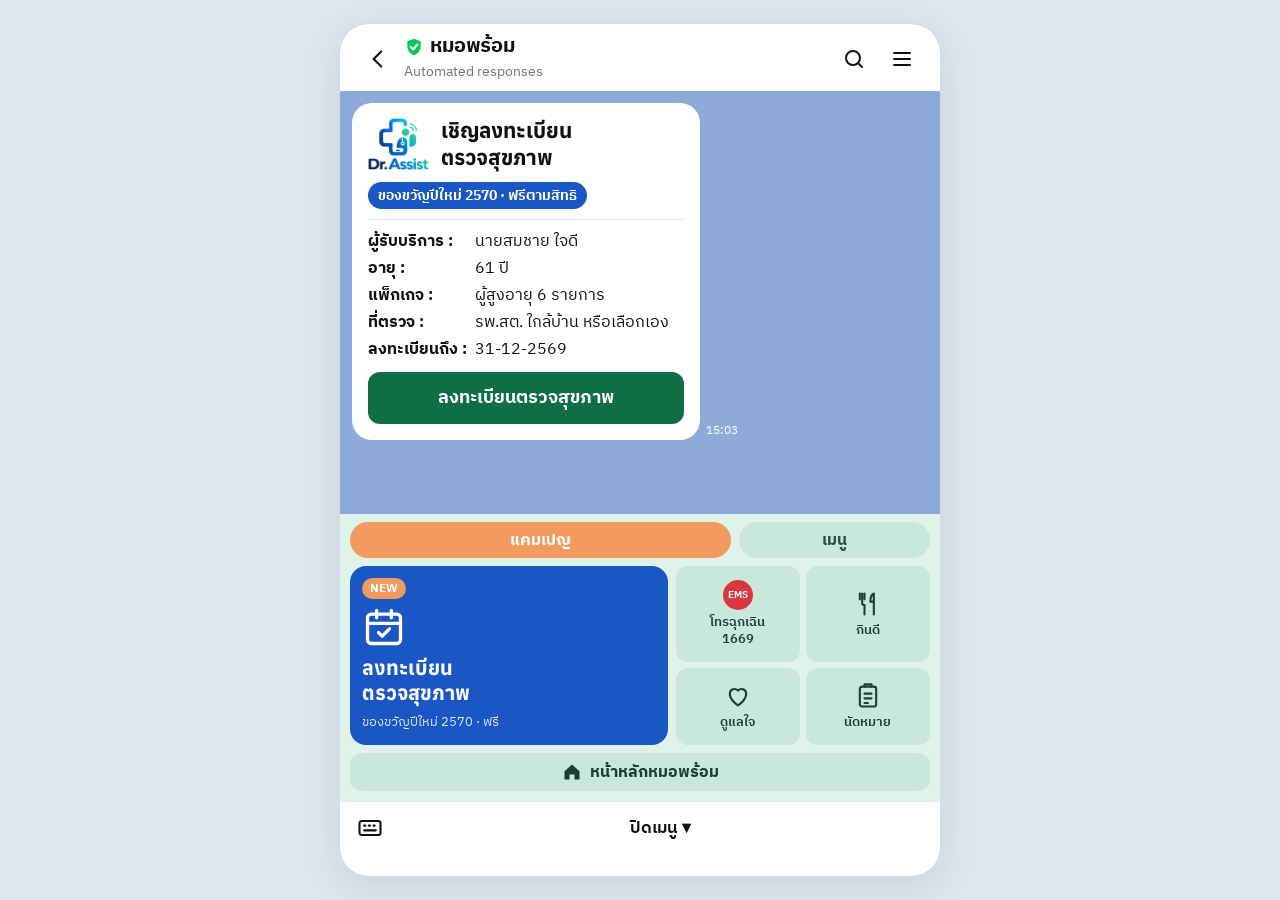
<file: index.html>
<!doctype html>
<html lang="th">
<head>
<meta charset="utf-8">
<meta name="viewport" content="width=device-width, initial-scale=1">
<title>Dr.Assist · ตรวจสุขภาพปีใหม่ 2570</title>
<meta http-equiv="refresh" content="0; url=screens/Main.html">
<link rel="manifest" href="manifest.webmanifest">
<script>location.replace('screens/Main.html' + location.search);</script>
</head>
<body><a href="screens/Main.html">เปิด Dr.Assist</a></body>
</html>
</file>
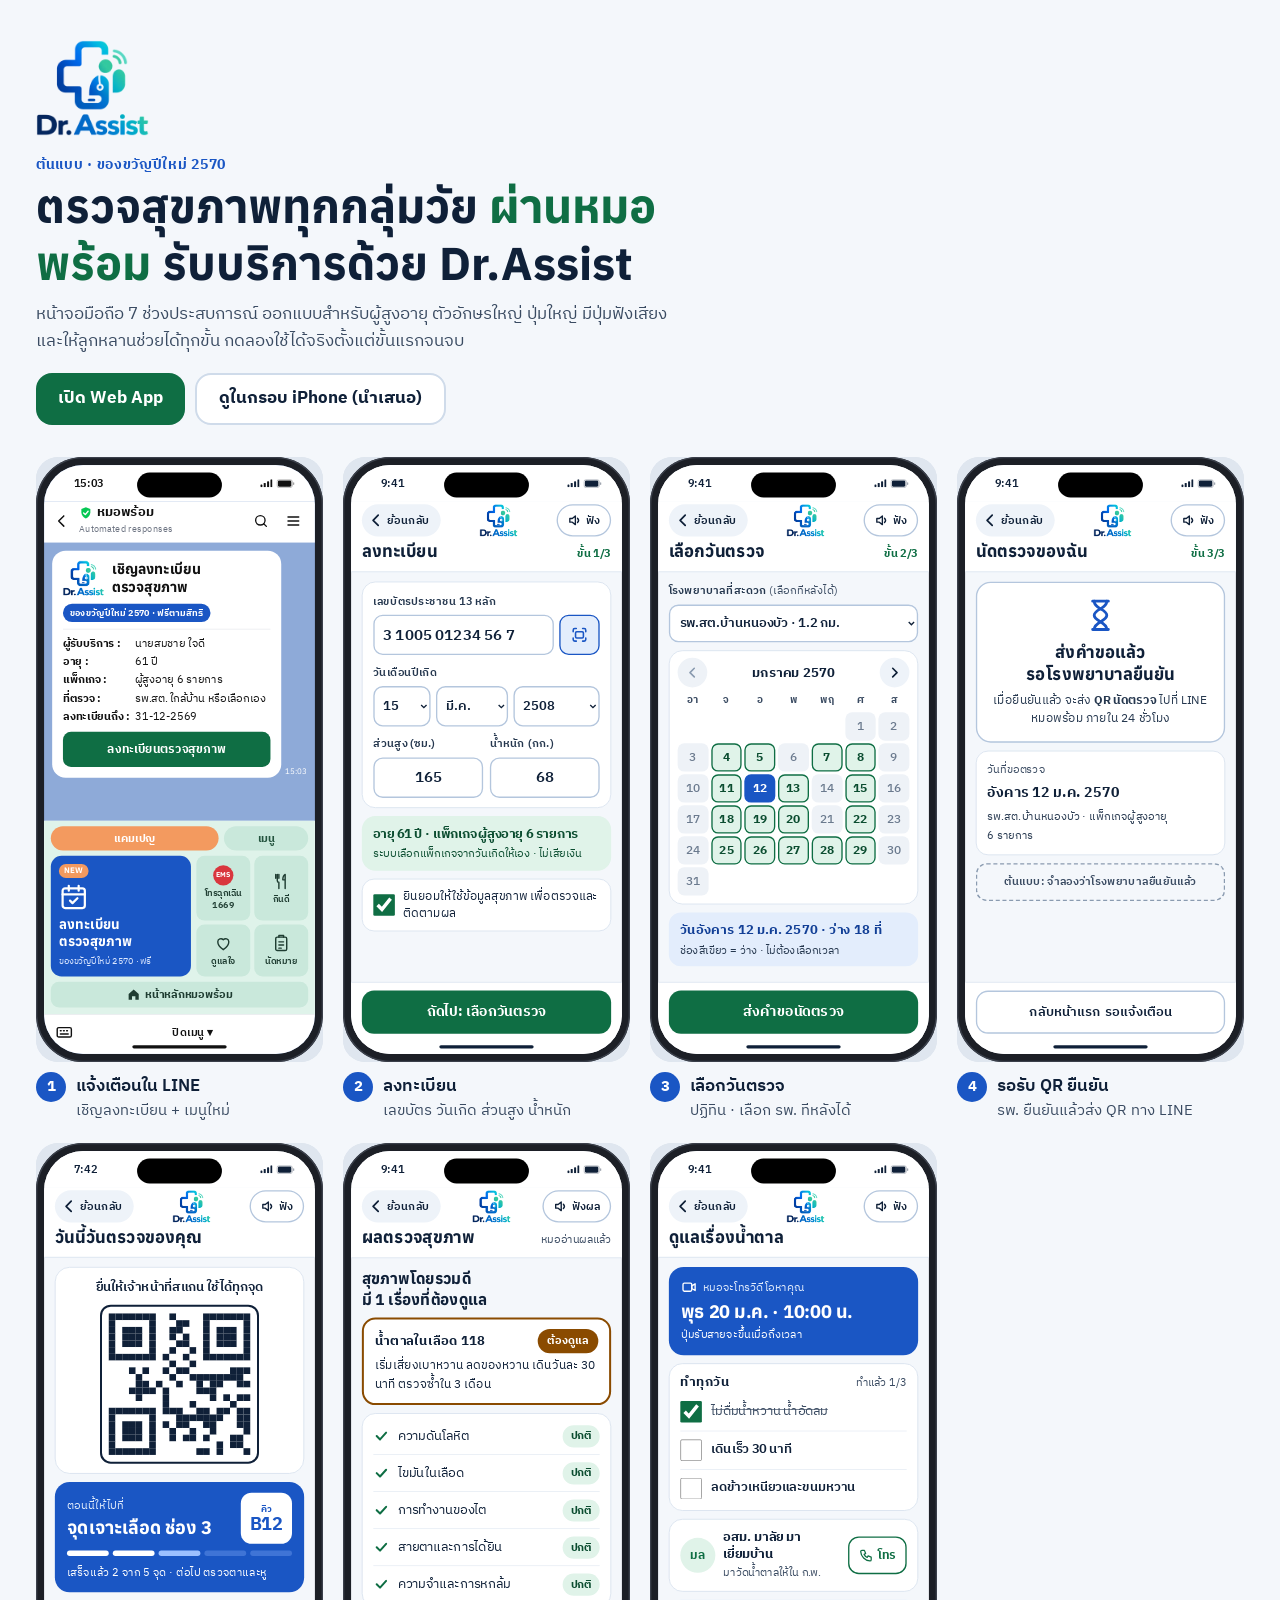
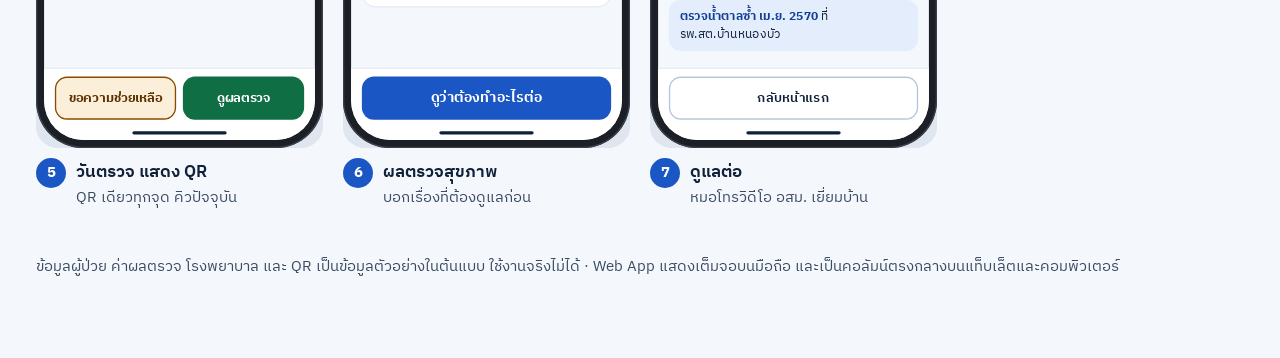
<file: overview.html>
<!doctype html>
<html lang="th">
<head>
<meta charset="utf-8">
<meta name="viewport" content="width=device-width, initial-scale=1, viewport-fit=cover">
<title>ตรวจสุขภาพปีใหม่ 2570 · Dr.Assist</title>
<meta name="description" content="ต้นแบบหน้าจอมือถือ 7 ช่วงประสบการณ์ ตรวจสุขภาพทุกกลุ่มวัย ลงทะเบียนผ่านหมอพร้อม รับบริการด้วย Dr.Assist ออกแบบสำหรับผู้สูงอายุ">
<link rel="icon" href="assets/dr-assist-logo.webp">
<link rel="manifest" href="manifest.webmanifest">
<link rel="stylesheet" href="https://fonts.googleapis.com/css2?family=Anuphan:wght@600;700&family=IBM+Plex+Sans+Thai:wght@400;500;600;700&display=swap">
<style>
:root { --bg: #f4f7fb; --card: #ffffff; --ink: #0f2038; --sub: #3a4b62; --line: #cfdbea; --blue: #1a56c4; --green: #0f6e44; }
* { box-sizing: border-box; }
body { margin: 0; background: var(--bg); color: var(--ink); font-family: 'IBM Plex Sans Thai', Tahoma, sans-serif; line-height: 1.6; }
.wrap { max-width: 1240px; margin: 0 auto; padding: 40px max(16px, env(safe-area-inset-right, 0px)) 64px max(16px, env(safe-area-inset-left, 0px)); display: grid; gap: 32px; }
h1, h2 { font-family: Anuphan, 'IBM Plex Sans Thai', sans-serif; line-height: 1.25; margin: 0; text-wrap: balance; }
h1 { font-size: clamp(30px, 5vw, 46px); }
h1 em { font-style: normal; color: var(--green); }
.logo { display: block; height: 96px; width: auto; margin-bottom: 16px; }
.eyebrow { font-size: 14px; font-weight: 700; letter-spacing: .05em; color: var(--blue); }
.lead { color: var(--sub); max-width: 64ch; margin: 8px 0 0; font-size: 17px; }
.cta { display: flex; flex-wrap: wrap; gap: 10px; margin-top: 18px; }
.btn { display: inline-flex; align-items: center; justify-content: center; min-height: 52px; padding: 0 22px; border-radius: 16px; font-weight: 700; font-size: 17px; text-decoration: none; }
.btn.pri { background: var(--green); color: #fff; }
.btn.sec { border: 2px solid var(--line); color: var(--ink); background: var(--card); }
.btn:focus-visible, .shot:focus-visible { outline: 3px solid var(--blue); outline-offset: 3px; }
.grid { display: grid; grid-template-columns: repeat(auto-fill, minmax(min(100%, 230px), 1fr)); gap: 20px; }
.shot { display: grid; gap: 10px; text-decoration: none; color: inherit; }
.frame { position: relative; width: 100%; aspect-ratio: 426 / 898; border-radius: 22px; overflow: hidden; background: #dfe6ef; }
.frame iframe { position: absolute; inset: 0; width: 100%; height: 100%; border: 0; pointer-events: none; }
.cap { display: flex; gap: 10px; align-items: baseline; }
.cap b { flex: none; width: 30px; height: 30px; border-radius: 15px; background: var(--blue); color: #fff; display: inline-flex; align-items: center; justify-content: center; font-size: 15px; }
.cap span { font-weight: 600; font-size: 17px; }
.cap small { display: block; color: var(--sub); font-size: 14.5px; font-weight: 400; }
.note { color: var(--sub); font-size: 14.5px; }
</style>
</head>
<body>
<div class="wrap">
  <header>
    <img class="logo" src="assets/dr-assist-logo.webp" alt="Dr.Assist" width="113" height="96">
    <span class="eyebrow">ต้นแบบ · ของขวัญปีใหม่ 2570</span>
    <h1>ตรวจสุขภาพทุกกลุ่มวัย <em>ผ่านหมอพร้อม</em> รับบริการด้วย Dr.Assist</h1>
    <p class="lead">หน้าจอมือถือ 7 ช่วงประสบการณ์ ออกแบบสำหรับผู้สูงอายุ ตัวอักษรใหญ่ ปุ่มใหญ่ มีปุ่มฟังเสียงและให้ลูกหลานช่วยได้ทุกขั้น กดลองใช้ได้จริงตั้งแต่ขั้นแรกจนจบ</p>
    <div class="cta">
      <a class="btn pri" href="screens/Main.html">เปิด Web App</a>
      <a class="btn sec" href="screens/Main.html?view=frame">ดูในกรอบ iPhone (นำเสนอ)</a>
    </div>
  </header>

  <section aria-label="7 ช่วงประสบการณ์" class="grid" id="grid"></section>

  <p class="note">ข้อมูลผู้ป่วย ค่าผลตรวจ โรงพยาบาล และ QR เป็นข้อมูลตัวอย่างในต้นแบบ ใช้งานจริงไม่ได้ · Web App แสดงเต็มจอบนมือถือ และเป็นคอลัมน์ตรงกลางบนแท็บเล็ตและคอมพิวเตอร์</p>
</div>
<script>
(function () {
  var S = [
    ['Main', 'แจ้งเตือนใน LINE', 'เชิญลงทะเบียน + เมนูใหม่'],
    ['Register', 'ลงทะเบียน', 'เลขบัตร วันเกิด ส่วนสูง น้ำหนัก'],
    ['Hospital', 'เลือกวันตรวจ', 'ปฏิทิน · เลือก รพ. ทีหลังได้'],
    ['Confirm', 'รอรับ QR ยืนยัน', 'รพ. ยืนยันแล้วส่ง QR ทาง LINE'],
    ['Checkin', 'วันตรวจ แสดง QR', 'QR เดียวทุกจุด คิวปัจจุบัน'],
    ['Results', 'ผลตรวจสุขภาพ', 'บอกเรื่องที่ต้องดูแลก่อน'],
    ['Followup', 'ดูแลต่อ', 'หมอโทรวิดีโอ อสม. เยี่ยมบ้าน']
  ];
  document.getElementById('grid').innerHTML = S.map(function (s, i) {
    return '<a class="shot" href="screens/' + s[0] + '.html?view=frame"><div class="frame"><iframe src="screens/' + s[0] + '.html?thumb" title="ตัวอย่างหน้าจอ ' + s[1] + '" loading="lazy" tabindex="-1" aria-hidden="true"></iframe></div>' +
      '<div class="cap"><b>' + (i + 1) + '</b><span>' + s[1] + '<small>' + s[2] + '</small></span></div></a>';
  }).join('');
})();
</script>
</body>
</html>
</file>
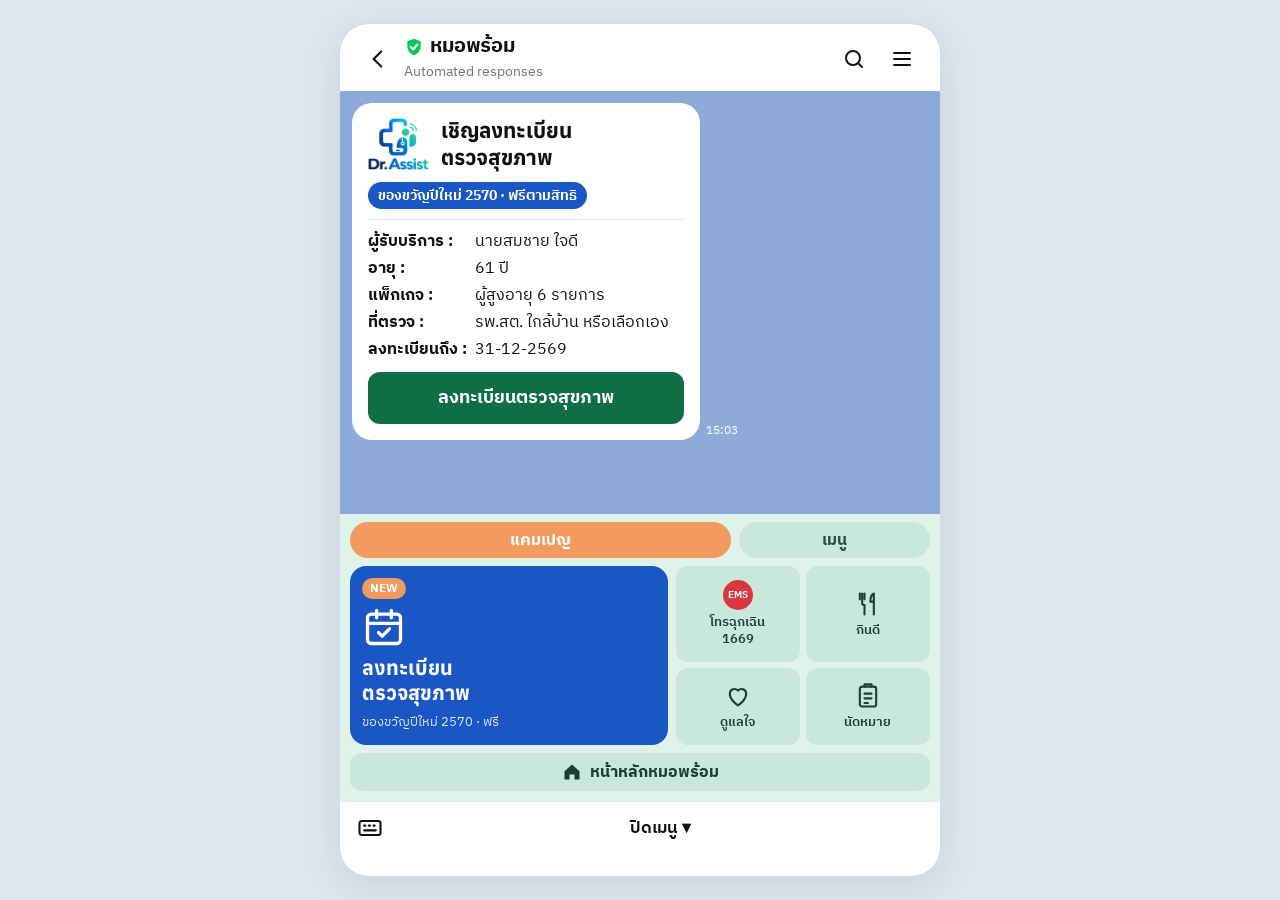
<file: screens/Main.html>
<!doctype html>
<html lang="th">
<head>
<meta charset="utf-8">
<title>Dr.Assist · 1 แจ้งเตือนใน LINE หมอพร้อม</title>
<meta name="viewport" content="width=device-width, initial-scale=1, viewport-fit=cover">
<meta name="theme-color" content="#ffffff">
<link rel="icon" href="../assets/dr-assist-logo.webp">
<link rel="manifest" href="../manifest.webmanifest">
<link rel="apple-touch-icon" href="../assets/icon-180.png">
<meta name="apple-mobile-web-app-capable" content="yes">
<meta name="mobile-web-app-capable" content="yes">
<meta name="apple-mobile-web-app-title" content="Dr.Assist">
<link rel="stylesheet" href="../assets/screen.css">
<script src="../assets/dc-lite.js"></script>
</head>
<body>
<div class="fit"><div class="stage">
<x-dc>
<helmet>
<link rel="stylesheet" href="https://fonts.googleapis.com/css2?family=Anuphan:wght@600;700&amp;family=IBM+Plex+Sans+Thai:wght@400;500;600;700&amp;display=swap">
<style>
body{margin:0}
*{text-wrap:pretty}
main>*{flex-shrink:0}
a{color:#1a56c4}a:hover{color:#123f96}
</style>
</helmet>
<div style="width: 426px; height: 898px; box-sizing: border-box; padding: 12px; border-radius: 70px; background: #1c1f26; box-shadow: inset 0 0 0 2px #3b404b; font-family: 'IBM Plex Sans Thai', Tahoma, sans-serif">
<div style="width: 402px; height: 874px; border-radius: 58px; overflow: hidden; position: relative; display: flex; flex-direction: column; background: #8eaad8; color: #111111">
  <div aria-hidden="true" style="position: absolute; top: 11px; left: 138px; width: 126px; height: 37px; border-radius: 19px; background: #000000"></div>
  <div aria-hidden="true" style="flex: none; height: 54px; display: flex; align-items: center; justify-content: space-between; padding: 0 30px 0 44px; font-size: 17px; font-weight: 600; background: #ffffff">
    <span>15:03</span>
    <span style="display: flex; gap: 6px; align-items: center">
      <svg width="18" height="12" viewBox="0 0 18 12"><rect x="0" y="8" width="3" height="4" rx="1" fill="#111111"></rect><rect x="5" y="5.5" width="3" height="6.5" rx="1" fill="#111111"></rect><rect x="10" y="3" width="3" height="9" rx="1" fill="#111111"></rect><rect x="15" y="0" width="3" height="12" rx="1" fill="#111111"></rect></svg>
      <svg width="27" height="13" viewBox="0 0 27 13"><rect x="0.5" y="0.5" width="23" height="12" rx="3.5" fill="none" stroke="#111111" stroke-opacity=".4"></rect><rect x="2" y="2" width="20" height="9" rx="2" fill="#111111"></rect><rect x="24.5" y="4.5" width="2" height="4" rx="1" fill="#111111" fill-opacity=".4"></rect></svg>
    </span>
  </div>

  <header style="flex: none; display: flex; align-items: center; gap: 4px; padding: 4px 10px 8px 4px; background: #ffffff">
    <button type="button" aria-label="ย้อนกลับ" style="width: 44px; height: 44px; border: 0; background: transparent; display: flex; align-items: center; justify-content: center; padding: 0; cursor: pointer">
      <svg width="26" height="26" viewBox="0 0 24 24" fill="none" stroke="#111111" stroke-width="2" stroke-linecap="round" stroke-linejoin="round" aria-hidden="true"><path d="M15 5l-7 7 7 7"></path></svg>
    </button>
    <div style="flex: 1; min-width: 0; display: flex; flex-direction: column">
      <span style="display: flex; align-items: center; gap: 6px">
        <svg width="20" height="20" viewBox="0 0 24 24" aria-hidden="true"><path d="M12 2l8 3v6c0 5-3.4 9-8 11-4.6-2-8-6-8-11V5z" fill="#06c755"></path><path d="M8 12l3 3 5-6" fill="none" stroke="#ffffff" stroke-width="2.4" stroke-linecap="round" stroke-linejoin="round"></path></svg>
        <strong style="font-size: 20px; line-height: 1.3">หมอพร้อม</strong>
      </span>
      <span style="font-size: 14px; color: #6b7280">Automated responses</span>
    </div>
    <button type="button" aria-label="ค้นหา" style="width: 44px; height: 44px; border: 0; background: transparent; display: flex; align-items: center; justify-content: center; padding: 0; cursor: pointer"><svg width="24" height="24" viewBox="0 0 24 24" fill="none" stroke="#111111" stroke-width="2" stroke-linecap="round" aria-hidden="true"><circle cx="11" cy="11" r="7"></circle><path d="M20 20l-4-4"></path></svg></button>
    <button type="button" aria-label="เมนู" style="width: 44px; height: 44px; border: 0; background: transparent; display: flex; align-items: center; justify-content: center; padding: 0; cursor: pointer"><svg width="24" height="24" viewBox="0 0 24 24" fill="none" stroke="#111111" stroke-width="2" stroke-linecap="round" aria-hidden="true"><path d="M4 6h16M4 12h16M4 18h16"></path></svg></button>
  </header>

  <main style="flex: 1; overflow-y: auto; padding: 12px 12px 12px; display: flex; flex-direction: column; gap: 6px">
    <div style="display: flex; align-items: flex-end; gap: 6px">
      <article style="flex: 1; min-width: 0; max-width: 316px; background: #ffffff; border-radius: 20px; padding: 14px 16px 16px; display: flex; flex-direction: column; gap: 10px">
        <div style="display: flex; align-items: center; gap: 12px">
          <img src="../assets/dr-assist-logo.webp" alt="Dr.Assist" width="61" height="52" style="height: 52px; width: auto; display: block; flex: none">
          <strong style="font-family: Anuphan, 'IBM Plex Sans Thai', sans-serif; font-size: 21px; line-height: 1.3">เชิญลงทะเบียน<br>ตรวจสุขภาพ</strong>
        </div>
        <span style="align-self: flex-start; font-size: 14px; font-weight: 700; color: #ffffff; background: #1a56c4; padding: 2px 10px; border-radius: 99px">ของขวัญปีใหม่ 2570 · ฟรีตามสิทธิ</span>
        <div style="height: 1px; background: #e5e7eb"></div>
        <dl style="margin: 0; display: grid; grid-template-columns: auto minmax(0, 1fr); gap: 4px 8px; font-size: 16px; line-height: 1.45">
          <dt style="font-weight: 700">ผู้รับบริการ :</dt><dd style="margin: 0">นายสมชาย ใจดี</dd>
          <dt style="font-weight: 700">อายุ :</dt><dd style="margin: 0">61 ปี</dd>
          <dt style="font-weight: 700">แพ็กเกจ :</dt><dd style="margin: 0">ผู้สูงอายุ 6 รายการ</dd>
          <dt style="font-weight: 700">ที่ตรวจ :</dt><dd style="margin: 0">รพ.สต. ใกล้บ้าน หรือเลือกเอง</dd>
          <dt style="font-weight: 700">ลงทะเบียนถึง :</dt><dd style="margin: 0">31-12-2569</dd>
        </dl>
        <a href="Register.dc.html" style="height: 52px; border-radius: 12px; background: #0f6e44; color: #ffffff; font-size: 18px; font-weight: 700; display: flex; align-items: center; justify-content: center; text-decoration: none">ลงทะเบียนตรวจสุขภาพ</a>
      </article>
      <span style="flex: none; font-size: 12px; color: #ffffff">15:03</span>
    </div>
  </main>

  <footer style="flex: none; background: #ffffff">
    <nav aria-label="เมนูหมอพร้อม" style="background: #dff3ea; padding: 8px 10px 10px; display: flex; flex-direction: column; gap: 8px">
      <div style="display: grid; grid-template-columns: minmax(0, 2fr) minmax(0, 1fr); gap: 8px">
        <span style="height: 36px; border-radius: 18px; background: #f39a5f; color: #ffffff; font-size: 16px; font-weight: 700; display: flex; align-items: center; justify-content: center">แคมเปญ</span>
        <span style="height: 36px; border-radius: 18px; background: #c9e8db; color: #24543f; font-size: 16px; font-weight: 700; display: flex; align-items: center; justify-content: center">เมนู</span>
      </div>
      <div style="display: grid; grid-template-columns: minmax(0, 1.25fr) minmax(0, 1fr); gap: 8px">
        <a href="Register.dc.html" style="border-radius: 16px; background: #1a56c4; color: #ffffff; text-decoration: none; padding: 12px; display: flex; flex-direction: column; justify-content: space-between; gap: 6px; min-height: 176px; box-sizing: border-box">
          <span style="align-self: flex-start; font-size: 12px; font-weight: 700; background: #f39a5f; color: #ffffff; padding: 1px 8px; border-radius: 99px">NEW</span>
          <svg width="44" height="44" viewBox="0 0 24 24" fill="none" stroke="#ffffff" stroke-width="1.8" stroke-linecap="round" stroke-linejoin="round" aria-hidden="true"><rect x="3" y="5" width="18" height="16" rx="2"></rect><path d="M3 10h18M8 3v4M16 3v4"></path><path d="M9 15l2 2 4-4"></path></svg>
          <strong style="font-family: Anuphan, 'IBM Plex Sans Thai', sans-serif; font-size: 20px; line-height: 1.25">ลงทะเบียน<br>ตรวจสุขภาพ</strong>
          <span style="font-size: 13px; color: #dbe7ff">ของขวัญปีใหม่ 2570 · ฟรี</span>
        </a>
        <div style="display: grid; grid-template-columns: repeat(2, minmax(0, 1fr)); gap: 6px">
          <button type="button" style="border: 0; border-radius: 12px; background: #c9e8db; color: #1f3d32; font: inherit; font-size: 13px; font-weight: 600; line-height: 1.3; display: flex; flex-direction: column; align-items: center; justify-content: center; gap: 4px; padding: 6px 2px; cursor: pointer">
            <span style="width: 30px; height: 30px; border-radius: 15px; background: #d9363e; color: #ffffff; font-size: 10px; font-weight: 700; display: flex; align-items: center; justify-content: center">EMS</span>โทรฉุกเฉิน<br>1669</button>
          <button type="button" style="border: 0; border-radius: 12px; background: #c9e8db; color: #1f3d32; font: inherit; font-size: 13px; font-weight: 600; line-height: 1.3; display: flex; flex-direction: column; align-items: center; justify-content: center; gap: 4px; padding: 6px 2px; cursor: pointer">
            <svg width="28" height="28" viewBox="0 0 24 24" fill="none" stroke="#1f3d32" stroke-width="1.8" stroke-linecap="round" stroke-linejoin="round" aria-hidden="true"><path d="M7 3v8a2 2 0 0 0 2 2v8M5 3v5M9 3v5M17 21V3c-2 1-3 4-3 7h3"></path></svg>กินดี</button>
          <button type="button" style="border: 0; border-radius: 12px; background: #c9e8db; color: #1f3d32; font: inherit; font-size: 13px; font-weight: 600; line-height: 1.3; display: flex; flex-direction: column; align-items: center; justify-content: center; gap: 4px; padding: 6px 2px; cursor: pointer">
            <svg width="28" height="28" viewBox="0 0 24 24" fill="none" stroke="#1f3d32" stroke-width="1.8" stroke-linecap="round" stroke-linejoin="round" aria-hidden="true"><path d="M12 20s-7-4.4-7-10a4 4 0 0 1 7-2.6A4 4 0 0 1 19 10c0 5.6-7 10-7 10z"></path></svg>ดูแลใจ</button>
          <button type="button" style="border: 0; border-radius: 12px; background: #c9e8db; color: #1f3d32; font: inherit; font-size: 13px; font-weight: 600; line-height: 1.3; display: flex; flex-direction: column; align-items: center; justify-content: center; gap: 4px; padding: 6px 2px; cursor: pointer">
            <svg width="28" height="28" viewBox="0 0 24 24" fill="none" stroke="#1f3d32" stroke-width="1.8" stroke-linecap="round" stroke-linejoin="round" aria-hidden="true"><rect x="5" y="4" width="14" height="17" rx="2"></rect><path d="M9 4V2h6v2M9 10h6M9 14h6M9 18h3"></path></svg>นัดหมาย</button>
        </div>
      </div>
      <span style="height: 38px; border-radius: 12px; background: #c9e8db; color: #1f3d32; font-size: 16px; font-weight: 700; display: flex; align-items: center; justify-content: center; gap: 8px">
        <svg width="20" height="20" viewBox="0 0 24 24" aria-hidden="true"><path d="M3 11l9-8 9 8v10h-6v-6H9v6H3z" fill="#1f3d32"></path></svg>หน้าหลักหมอพร้อม</span>
    </nav>
    <div style="height: 52px; display: flex; align-items: center; padding: 0 16px 6px; gap: 12px; border-top: 1px solid #e5e7eb">
      <svg width="28" height="28" viewBox="0 0 24 24" fill="none" stroke="#111111" stroke-width="1.8" aria-hidden="true"><rect x="3" y="6" width="18" height="12" rx="2"></rect><path d="M7 10h1M11 10h1M15 10h1M7 14h10" stroke-linecap="round"></path></svg>
      <span style="flex: 1; text-align: center; font-size: 17px; font-weight: 600">ปิดเมนู ▾</span>
    </div>
  </footer>
  <div aria-hidden="true" style="position: absolute; bottom: 8px; left: 131px; width: 140px; height: 5px; border-radius: 3px; background: #111111"></div>
</div>
</div>
</x-dc>
</div></div>
<script type="text/x-dc" data-dc-script data-props='{"$preview":{"width":426,"height":898}}'>
class Component extends DCLogic {
  renderVals() { return {}; }
}
</script>
</body>
</html>
</file>
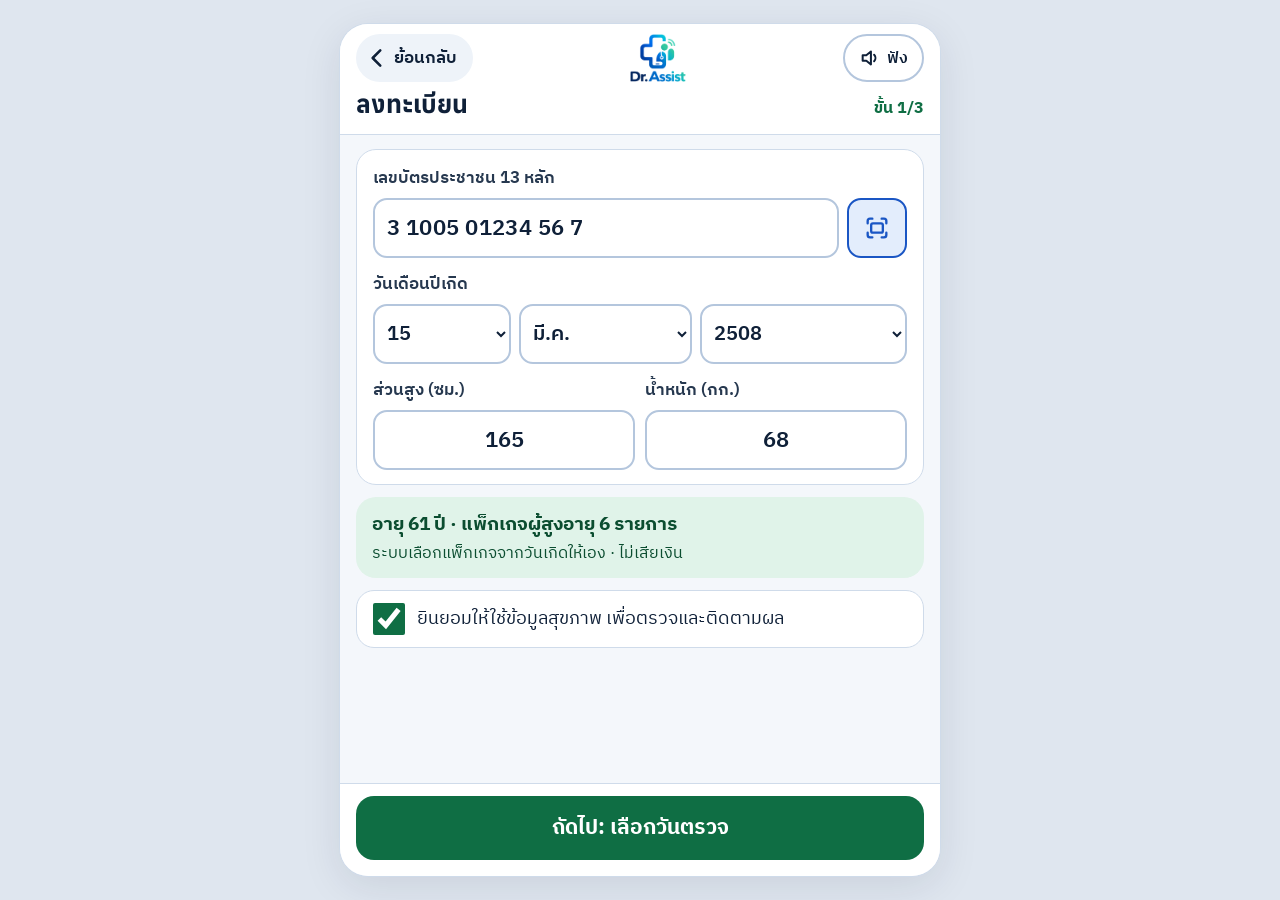
<file: screens/Register.html>
<!doctype html>
<html lang="th">
<head>
<meta charset="utf-8">
<title>Dr.Assist · 2 ลงทะเบียนตรวจสุขภาพ</title>
<meta name="viewport" content="width=device-width, initial-scale=1, viewport-fit=cover">
<meta name="theme-color" content="#ffffff">
<link rel="icon" href="../assets/dr-assist-logo.webp">
<link rel="manifest" href="../manifest.webmanifest">
<link rel="apple-touch-icon" href="../assets/icon-180.png">
<meta name="apple-mobile-web-app-capable" content="yes">
<meta name="mobile-web-app-capable" content="yes">
<meta name="apple-mobile-web-app-title" content="Dr.Assist">
<link rel="stylesheet" href="../assets/screen.css">
<script src="../assets/dc-lite.js"></script>
</head>
<body>
<div class="fit"><div class="stage">
<x-dc>
<helmet>
<link rel="stylesheet" href="https://fonts.googleapis.com/css2?family=Anuphan:wght@600;700&amp;family=IBM+Plex+Sans+Thai:wght@400;500;600;700&amp;display=swap">
<style>
body{margin:0}
*{text-wrap:pretty}
main>*{flex-shrink:0}
a{color:#1a56c4}a:hover{color:#123f96}
</style>
</helmet>
<div style="width: 426px; height: 898px; box-sizing: border-box; padding: 12px; border-radius: 70px; background: #1c1f26; box-shadow: inset 0 0 0 2px #3b404b; font-family: 'IBM Plex Sans Thai', Tahoma, sans-serif">
<div style="width: 402px; height: 874px; border-radius: 58px; overflow: hidden; position: relative; display: flex; flex-direction: column; background: #f4f7fb; color: #0f2038">
  <div aria-hidden="true" style="position: absolute; top: 11px; left: 138px; width: 126px; height: 37px; border-radius: 19px; background: #000000"></div>
  <div aria-hidden="true" style="flex: none; height: 54px; display: flex; align-items: center; justify-content: space-between; padding: 0 30px 0 44px; font-size: 17px; font-weight: 600; background: #ffffff">
    <span>9:41</span>
    <span style="display: flex; gap: 6px; align-items: center">
      <svg width="18" height="12" viewBox="0 0 18 12"><rect x="0" y="8" width="3" height="4" rx="1" fill="#0f2038"></rect><rect x="5" y="5.5" width="3" height="6.5" rx="1" fill="#0f2038"></rect><rect x="10" y="3" width="3" height="9" rx="1" fill="#0f2038"></rect><rect x="15" y="0" width="3" height="12" rx="1" fill="#0f2038"></rect></svg>
      <svg width="27" height="13" viewBox="0 0 27 13"><rect x="0.5" y="0.5" width="23" height="12" rx="3.5" fill="none" stroke="#0f2038" stroke-opacity=".4"></rect><rect x="2" y="2" width="20" height="9" rx="2" fill="#0f2038"></rect><rect x="24.5" y="4.5" width="2" height="4" rx="1" fill="#0f2038" fill-opacity=".4"></rect></svg>
    </span>
  </div>

  <header style="flex: none; padding: 4px 16px 12px; background: #ffffff; display: flex; flex-direction: column; gap: 6px; border-bottom: 1px solid #cfdbea">
    <div style="display: flex; justify-content: space-between; align-items: center">
      <a href="Main.dc.html" style="height: 48px; padding: 0 16px 0 8px; border-radius: 24px; display: flex; align-items: center; gap: 4px; background: #eef3f9; color: #0f2038; font-size: 17px; font-weight: 600; text-decoration: none">
        <svg width="26" height="26" viewBox="0 0 24 24" fill="none" stroke="#0f2038" stroke-width="2.4" stroke-linecap="round" stroke-linejoin="round" aria-hidden="true"><path d="M15 5l-7 7 7 7"></path></svg>ย้อนกลับ
      </a>
      <img src="../assets/dr-assist-logo.webp" alt="Dr.Assist" width="56" height="48" style="height: 48px; width: auto; display: block">
      <button type="button" aria-label="ฟังหน้านี้ด้วยเสียง" style="height: 48px; padding: 0 14px; border-radius: 24px; border: 2px solid #b4c6dd; background: #ffffff; color: #0f2038; font: inherit; font-size: 16px; font-weight: 600; display: flex; align-items: center; gap: 6px; cursor: pointer">
        <svg width="22" height="22" viewBox="0 0 24 24" fill="none" stroke="#0f2038" stroke-width="2.2" stroke-linecap="round" stroke-linejoin="round" aria-hidden="true"><path d="M4 9v6h4l5 4V5L8 9z"></path><path d="M16.5 8.5a5 5 0 0 1 0 7"></path></svg>ฟัง
      </button>
    </div>
    <div style="display: flex; align-items: baseline; justify-content: space-between; gap: 8px">
      <strong style="font-family: Anuphan, 'IBM Plex Sans Thai', sans-serif; font-size: 25px; line-height: 1.3">ลงทะเบียน</strong>
      <span style="flex: none; font-size: 16px; font-weight: 700; color: #0f6e44">ขั้น 1/3</span>
    </div>
  </header>

  <main style="flex: 1; overflow-y: auto; padding: 14px 16px 16px; display: flex; flex-direction: column; gap: 12px">
    <section style="background: #ffffff; border: 1px solid #cfdbea; border-radius: 20px; padding: 14px 16px; display: flex; flex-direction: column; gap: 12px">
      <div style="display: flex; flex-direction: column; gap: 6px">
        <label for="cid" style="font-size: 17px; font-weight: 600; color: #26384f">เลขบัตรประชาชน 13 หลัก</label>
        <div style="display: flex; gap: 8px">
          <input id="cid" type="text" inputmode="numeric" autocomplete="off" value="3 1005 01234 56 7" style="width: 100%; box-sizing: border-box; height: 60px; border: 2px solid #b4c6dd; border-radius: 14px; padding: 0 12px; font: inherit; font-size: 22px; font-weight: 600; color: #0f2038; background: #ffffff; font-variant-numeric: tabular-nums; flex: 1; min-width: 0; letter-spacing: .02em">
          <button type="button" aria-label="สแกนบัตรประชาชน" style="flex: none; width: 60px; height: 60px; border-radius: 14px; border: 2px solid #1a56c4; background: #e3edfc; display: flex; align-items: center; justify-content: center; cursor: pointer; padding: 0">
            <svg width="28" height="28" viewBox="0 0 24 24" fill="none" stroke="#1a56c4" stroke-width="2" stroke-linecap="round" stroke-linejoin="round" aria-hidden="true"><path d="M4 8V6a2 2 0 0 1 2-2h2M16 4h2a2 2 0 0 1 2 2v2M20 16v2a2 2 0 0 1-2 2h-2M8 20H6a2 2 0 0 1-2-2v-2"></path><rect x="7" y="8" width="10" height="8" rx="1.5"></rect></svg>
          </button>
        </div>
      </div>
      <fieldset style="border: 0; margin: 0; padding: 0; display: flex; flex-direction: column; gap: 6px">
        <legend style="font-size: 17px; font-weight: 600; color: #26384f; padding: 0; margin-bottom: 6px">วันเดือนปีเกิด</legend>
        <div style="display: grid; grid-template-columns: minmax(0, .8fr) minmax(0, 1fr) minmax(0, 1.2fr); gap: 8px">
          <select id="bd" aria-label="วันที่เกิด" style="width: 100%; box-sizing: border-box; height: 60px; border: 2px solid #b4c6dd; border-radius: 14px; padding: 0 8px; font: inherit; font-size: 22px; font-weight: 600; color: #0f2038; background: #ffffff; font-variant-numeric: tabular-nums; font-size: 20px; cursor: pointer"><option>1</option><option>2</option><option>3</option><option>4</option><option>5</option><option>6</option><option>7</option><option>8</option><option>9</option><option>10</option><option>11</option><option>12</option><option>13</option><option>14</option><option selected>15</option><option>16</option><option>17</option><option>18</option><option>19</option><option>20</option><option>21</option><option>22</option><option>23</option><option>24</option><option>25</option><option>26</option><option>27</option><option>28</option><option>29</option><option>30</option><option>31</option></select>
          <select id="bm" aria-label="เดือนเกิด" style="width: 100%; box-sizing: border-box; height: 60px; border: 2px solid #b4c6dd; border-radius: 14px; padding: 0 8px; font: inherit; font-size: 22px; font-weight: 600; color: #0f2038; background: #ffffff; font-variant-numeric: tabular-nums; font-size: 20px; cursor: pointer"><option>ม.ค.</option><option>ก.พ.</option><option selected>มี.ค.</option><option>เม.ย.</option><option>พ.ค.</option><option>มิ.ย.</option><option>ก.ค.</option><option>ส.ค.</option><option>ก.ย.</option><option>ต.ค.</option><option>พ.ย.</option><option>ธ.ค.</option></select>
          <select id="by" aria-label="ปีเกิด พ.ศ." style="width: 100%; box-sizing: border-box; height: 60px; border: 2px solid #b4c6dd; border-radius: 14px; padding: 0 8px; font: inherit; font-size: 22px; font-weight: 600; color: #0f2038; background: #ffffff; font-variant-numeric: tabular-nums; font-size: 20px; cursor: pointer"><option>2569</option><option>2568</option><option>2567</option><option>2566</option><option>2565</option><option>2564</option><option>2563</option><option>2562</option><option>2561</option><option>2560</option><option>2559</option><option>2558</option><option>2557</option><option>2556</option><option>2555</option><option>2554</option><option>2553</option><option>2552</option><option>2551</option><option>2550</option><option>2549</option><option>2548</option><option>2547</option><option>2546</option><option>2545</option><option>2544</option><option>2543</option><option>2542</option><option>2541</option><option>2540</option><option>2539</option><option>2538</option><option>2537</option><option>2536</option><option>2535</option><option>2534</option><option>2533</option><option>2532</option><option>2531</option><option>2530</option><option>2529</option><option>2528</option><option>2527</option><option>2526</option><option>2525</option><option>2524</option><option>2523</option><option>2522</option><option>2521</option><option>2520</option><option>2519</option><option>2518</option><option>2517</option><option>2516</option><option>2515</option><option>2514</option><option>2513</option><option>2512</option><option>2511</option><option>2510</option><option>2509</option><option selected>2508</option><option>2507</option><option>2506</option><option>2505</option><option>2504</option><option>2503</option><option>2502</option><option>2501</option><option>2500</option><option>2499</option><option>2498</option><option>2497</option><option>2496</option><option>2495</option><option>2494</option><option>2493</option><option>2492</option><option>2491</option><option>2490</option><option>2489</option><option>2488</option><option>2487</option><option>2486</option><option>2485</option><option>2484</option><option>2483</option><option>2482</option><option>2481</option><option>2480</option><option>2479</option><option>2478</option><option>2477</option><option>2476</option><option>2475</option><option>2474</option><option>2473</option><option>2472</option><option>2471</option><option>2470</option></select>
        </div>
      </fieldset>
      <div style="display: grid; grid-template-columns: repeat(2, minmax(0, 1fr)); gap: 10px">
        <div style="display: flex; flex-direction: column; gap: 6px"><label for="ht" style="font-size: 17px; font-weight: 600; color: #26384f">ส่วนสูง (ซม.)</label><input id="ht" type="text" inputmode="numeric" value="165" style="width: 100%; box-sizing: border-box; height: 60px; border: 2px solid #b4c6dd; border-radius: 14px; padding: 0 12px; font: inherit; font-size: 22px; font-weight: 600; color: #0f2038; background: #ffffff; font-variant-numeric: tabular-nums; text-align: center"></div>
        <div style="display: flex; flex-direction: column; gap: 6px"><label for="wt" style="font-size: 17px; font-weight: 600; color: #26384f">น้ำหนัก (กก.)</label><input id="wt" type="text" inputmode="numeric" value="68" style="width: 100%; box-sizing: border-box; height: 60px; border: 2px solid #b4c6dd; border-radius: 14px; padding: 0 12px; font: inherit; font-size: 22px; font-weight: 600; color: #0f2038; background: #ffffff; font-variant-numeric: tabular-nums; text-align: center"></div>
      </div>
    </section>

    <section style="background: #e0f3e9; border-radius: 20px; padding: 12px 16px; display: flex; flex-direction: column; gap: 2px">
      <strong style="font-size: 19px; color: #0b4d30">อายุ 61 ปี · แพ็กเกจผู้สูงอายุ 6 รายการ</strong>
      <span style="font-size: 16px; line-height: 1.5; color: #0b4d30">ระบบเลือกแพ็กเกจจากวันเกิดให้เอง · ไม่เสียเงิน</span>
    </section>

    <label for="pdpa" style="display: flex; gap: 12px; align-items: center; background: #ffffff; border: 1px solid #cfdbea; border-radius: 18px; padding: 12px 16px; font-size: 18px; line-height: 1.45; cursor: pointer">
      <input id="pdpa" type="checkbox" checked style="width: 32px; height: 32px; margin: 0; accent-color: #0f6e44; flex: none">
      <span>ยินยอมให้ใช้ข้อมูลสุขภาพ เพื่อตรวจและติดตามผล</span>
    </label>
  </main>

  <footer style="flex: none; padding: 12px 16px 30px; background: #ffffff; border-top: 1px solid #cfdbea">
    <a href="Hospital.dc.html" style="height: 64px; border-radius: 18px; background: #0f6e44; color: #ffffff; font-size: 21px; font-weight: 700; display: flex; align-items: center; justify-content: center; text-decoration: none">ถัดไป: เลือกวันตรวจ</a>
  </footer>
  <div aria-hidden="true" style="position: absolute; bottom: 8px; left: 131px; width: 140px; height: 5px; border-radius: 3px; background: #0f2038"></div>
</div>
</div>
</x-dc>
</div></div>
<script type="text/x-dc" data-dc-script data-props='{"$preview":{"width":426,"height":898}}'>
class Component extends DCLogic {
  renderVals() { return {}; }
}
</script>
</body>
</html>
</file>
<file: assets/screen.css>
html, body { margin: 0; background: #dfe6ef; min-height: 100%; }
body { display: flex; flex-direction: column; align-items: center; justify-content: center; min-height: 100vh; padding: 12px 0 88px; box-sizing: border-box; font-family: 'IBM Plex Sans Thai', Tahoma, sans-serif; }
.fit { position: relative; }
.stage { transform-origin: top left; position: absolute; top: 0; left: 0; }

/* แถบขั้นตอน (คอมพิวเตอร์/แท็บเล็ต) */
.stepnav { position: fixed; left: 50%; bottom: 14px; transform: translateX(-50%); display: flex; align-items: center; gap: 14px; background: #ffffff; border: 1px solid #cfdbea; border-radius: 99px; padding: 8px 10px 8px 8px; box-shadow: 0 6px 24px rgba(15,32,56,.12); z-index: 10; max-width: calc(100vw - 24px); box-sizing: border-box; }
.stepnav a { text-decoration: none; color: #0f2038; }
.stepnav .home { font-weight: 600; font-size: 15px; padding: 8px 14px; border-radius: 99px; background: #eef3f9; white-space: nowrap; }
.stepnav .dots { display: flex; gap: 6px; }
.stepnav .dots a { width: 36px; height: 36px; border-radius: 18px; display: flex; align-items: center; justify-content: center; font-weight: 700; font-size: 15px; border: 2px solid #cfdbea; }
.stepnav .dots a[aria-current] { background: #1a56c4; border-color: #1a56c4; color: #ffffff; }
.stepnav .dots a:focus-visible, .stepnav .home:focus-visible { outline: 3px solid #1a56c4; outline-offset: 2px; }
.stepnav .lbl { font-size: 15px; font-weight: 600; color: #3a4b62; white-space: nowrap; padding-right: 6px; }
@media (max-width: 720px) { .stepnav .lbl { display: none; } }
@media (max-width: 480px) {
  body { padding: 8px 0 72px; }
  .stepnav { gap: 8px; bottom: max(8px, env(safe-area-inset-bottom, 0px)); padding: 6px; }
  .stepnav .home { font-size: 14px; padding: 7px 10px; }
  .stepnav .dots { gap: 4px; }
  .stepnav .dots a { width: 32px; height: 32px; font-size: 14px; }
}
@media (max-width: 400px) {
  .stepnav { gap: 6px; }
  .stepnav .home { font-size: 13px; padding: 6px 8px; }
  .stepnav .dots { gap: 3px; }
  .stepnav .dots a { width: 30px; height: 30px; font-size: 13px; border-width: 1.5px; }
}
@media (max-width: 340px) { .stepnav .home { display: none; } }
@media (max-height: 520px) { body { justify-content: flex-start; } }

/* ภาพย่อในหน้าภาพรวม */
body.thumb { padding: 0; display: block; background: transparent; min-height: 0; overflow: hidden; }
body.thumb .fit { margin: 0; }

/* Web App: เต็มจอบนมือถือ · คอลัมน์แอปตรงกลางบนแท็บเล็ตและคอมพิวเตอร์ */
body.bare { padding: 0; display: block; background: #f4f7fb; overflow: hidden; }
body.bare .stepnav { display: none; }
body.bare .fit, body.bare .stage { position: static; width: auto !important; height: auto !important; transform: none !important; }
body.bare x-dc > div { position: fixed !important; top: 0; right: 0; bottom: 0; left: 0; width: auto !important; height: auto !important; height: var(--app-h, auto) !important; padding: 0 !important; border-radius: 0 !important; background: transparent !important; box-shadow: none !important; }
body.bare x-dc > div > div { width: 100% !important; height: 100% !important; border-radius: 0 !important; margin: 0 auto; }
body.bare x-dc > div > div > [aria-hidden="true"]:nth-child(1),
body.bare x-dc > div > div > [aria-hidden="true"]:nth-child(2),
body.bare x-dc > div > div > [aria-hidden="true"]:last-child { display: none !important; }
body.bare header { padding-top: max(10px, env(safe-area-inset-top, 0px)) !important; padding-left: max(16px, env(safe-area-inset-left, 0px)) !important; padding-right: max(16px, env(safe-area-inset-right, 0px)) !important; }
body.bare footer { padding-bottom: max(16px, env(safe-area-inset-bottom, 0px)) !important; }
@media (min-width: 641px) {
  body.bare { background: #dfe6ef; }
  body.bare x-dc > div > div { max-width: 600px !important; box-shadow: 0 0 0 1px #cfdbea, 0 10px 40px rgba(15,32,56,.10); }
}
@media (min-width: 641px) and (min-height: 760px) {
  body.bare x-dc > div { padding: 24px 0 !important; box-sizing: border-box !important; }
  body.bare x-dc > div > div { border-radius: 28px !important; }
}
x-dc { display: block; }
</file>
